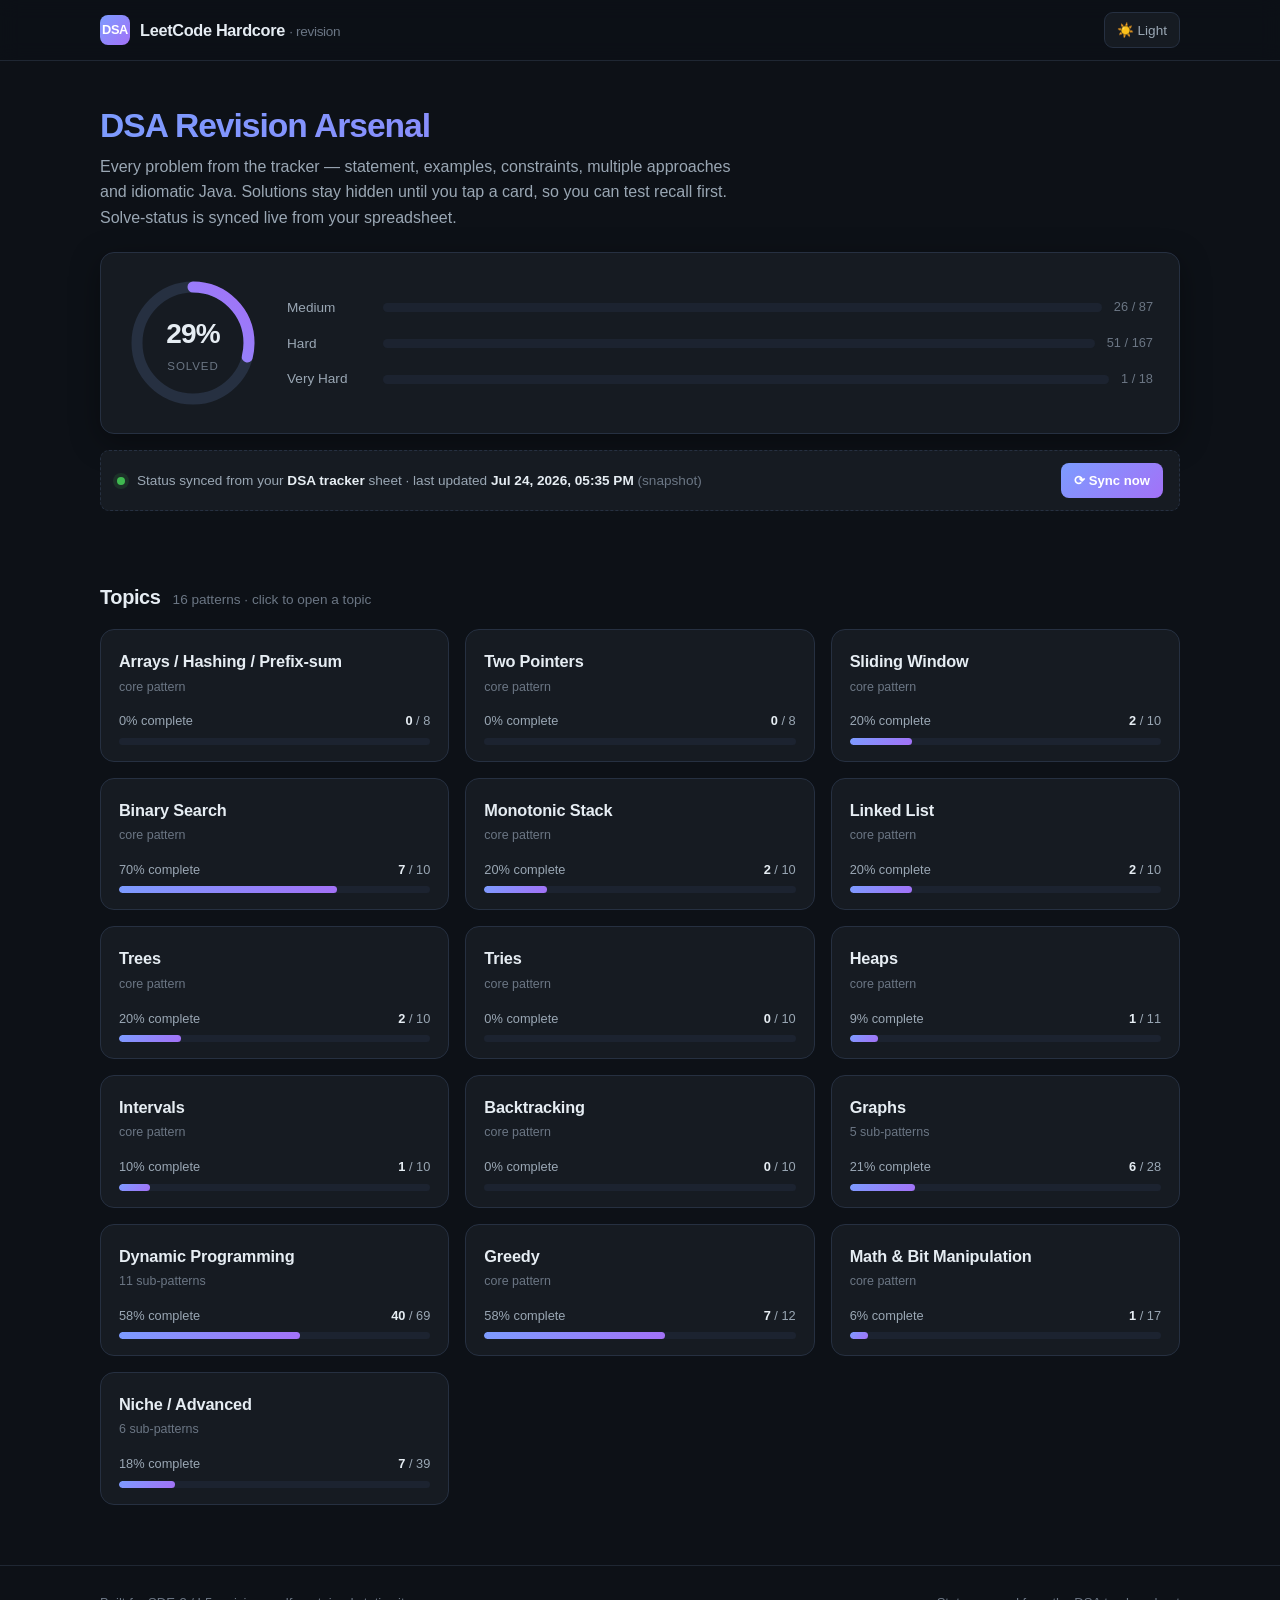
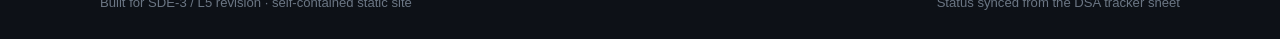
<file: docs/index.html>
<!doctype html>
<html lang="en" data-theme="dark">
<head>
  <meta charset="utf-8" />
  <meta name="viewport" content="width=device-width, initial-scale=1" />
  <title>DSA Revision · LeetCode Hardcore</title>
  <meta name="description" content="Topic-organized LeetCode revision: statements, examples, constraints, multiple approaches and Java code — status synced from the DSA tracker." />
  <link rel="stylesheet" href="assets/style.css" />
  <link rel="icon" href="data:image/svg+xml,<svg xmlns='http://www.w3.org/2000/svg' viewBox='0 0 100 100'><text y='.9em' font-size='90'>⚔️</text></svg>" />
</head>
<body data-page="index">
  <header class="topbar">
    <div class="wrap">
      <div class="brand">
        <span class="logo">DSA</span>
        <span>LeetCode Hardcore <small>· revision</small></span>
      </div>
      <span class="spacer"></span>
      <button id="themeBtn" class="iconbtn">🌙 Dark</button>
    </div>
  </header>

  <main id="main" class="wrap">
    <section class="hero">
      <h1>DSA Revision Arsenal</h1>
      <p>Every problem from the tracker — statement, examples, constraints, multiple
         approaches and idiomatic Java. Solutions stay hidden until you tap a card, so you
         can test recall first. Solve-status is synced live from your spreadsheet.</p>

      <div class="dash">
        <div class="ring" id="ring"></div>
        <div class="diffbars" id="diffbars"></div>
      </div>

      <div class="sync" id="syncBanner"></div>
    </section>

    <div class="section-h">
      <h2>Topics</h2>
      <span class="muted">16 patterns · click to open a topic</span>
    </div>
    <div class="grid" id="topicGrid"></div>
  </main>

  <footer>
    <div class="wrap">
      <span>Built for SDE-3 / L5 revision · self-contained static site</span>
      <span>Status synced from the DSA tracker sheet</span>
    </div>
  </footer>

  <script src="assets/marked.min.js"></script>
  <script src="assets/app.js"></script>
</body>
</html>
</file>
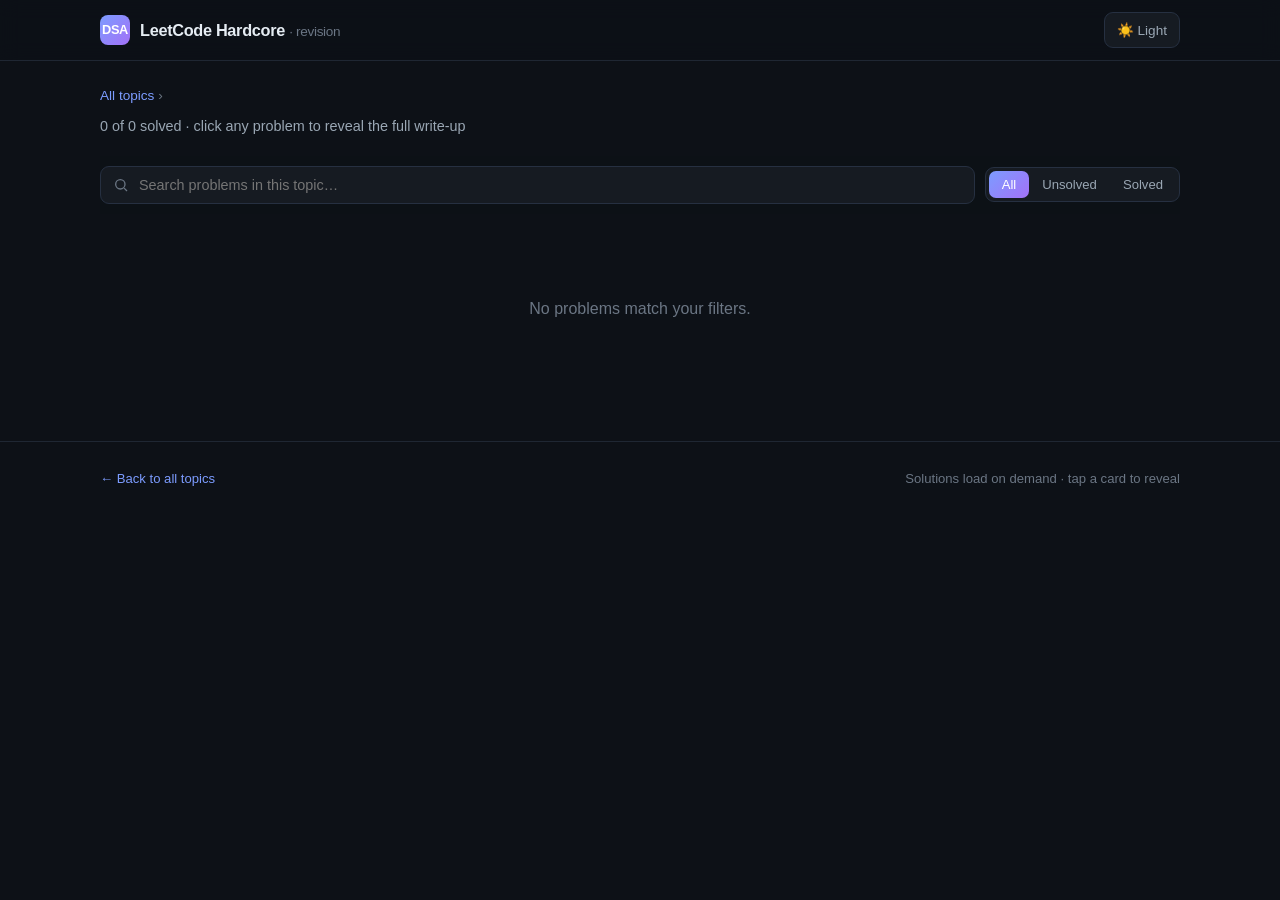
<file: docs/topic.html>
<!doctype html>
<html lang="en" data-theme="dark">
<head>
  <meta charset="utf-8" />
  <meta name="viewport" content="width=device-width, initial-scale=1" />
  <title>Topic · DSA Revision</title>
  <link rel="stylesheet" href="assets/style.css" />
  <link rel="icon" href="data:image/svg+xml,<svg xmlns='http://www.w3.org/2000/svg' viewBox='0 0 100 100'><text y='.9em' font-size='90'>⚔️</text></svg>" />
</head>
<body data-page="topic">
  <header class="topbar">
    <div class="wrap">
      <div class="brand">
        <a class="logo" href="index.html" style="text-decoration:none">DSA</a>
        <a href="index.html" style="color:inherit;text-decoration:none">LeetCode Hardcore <small>· revision</small></a>
      </div>
      <span class="spacer"></span>
      <button id="themeBtn" class="iconbtn">🌙 Dark</button>
    </div>
  </header>

  <main id="main" class="wrap">
    <div id="topicHead" class="topic-head"></div>

    <div class="controls">
      <label class="search">
        <svg width="16" height="16" viewBox="0 0 24 24" fill="none" stroke="currentColor" stroke-width="2"><circle cx="11" cy="11" r="7"/><path d="M21 21l-4.3-4.3"/></svg>
        <input id="searchInput" type="text" placeholder="Search problems in this topic…" />
      </label>
      <div class="segz" id="seg">
        <button data-f="all" class="active">All</button>
        <button data-f="unsolved">Unsolved</button>
        <button data-f="solved">Solved</button>
      </div>
    </div>

    <div id="plist"></div>
  </main>

  <footer>
    <div class="wrap">
      <span><a href="index.html">← Back to all topics</a></span>
      <span>Solutions load on demand · tap a card to reveal</span>
    </div>
  </footer>

  <script src="assets/marked.min.js"></script>
  <script src="assets/app.js"></script>
</body>
</html>
</file>
<file: docs/assets/style.css>
/* ============================================================
   DSA Revision — LeetCode Hardcore
   Design tokens (light + dark, theme-toggle aware)
   ============================================================ */
:root {
  --bg: #0d1117;
  --bg-elev: #161b22;
  --bg-elev-2: #1c2330;
  --border: #263041;
  --border-soft: #1f2733;
  --text: #e6edf3;
  --text-dim: #9aa7b4;
  --text-faint: #6b7684;
  --accent: #7c9cff;
  --accent-2: #a371f7;
  --accent-grad: linear-gradient(135deg, #7c9cff 0%, #a371f7 100%);
  --ok: #3fb950;
  --ok-soft: rgba(63, 185, 80, 0.14);
  --medium: #d9a441;
  --hard: #f0883e;
  --veryhard: #f85149;
  --shadow: 0 8px 30px rgba(0, 0, 0, 0.35);
  --radius: 14px;
  --radius-sm: 9px;
  --maxw: 1120px;
  --mono: ui-monospace, SFMono-Regular, "SF Mono", Menlo, Consolas, monospace;
  --sans: -apple-system, BlinkMacSystemFont, "Segoe UI", Roboto, Helvetica, Arial, sans-serif;
}
:root[data-theme="light"] {
  --bg: #f6f8fb;
  --bg-elev: #ffffff;
  --bg-elev-2: #f0f3f8;
  --border: #d7dee8;
  --border-soft: #e6ebf2;
  --text: #16202c;
  --text-dim: #566575;
  --text-faint: #8592a0;
  --accent: #4b63d6;
  --accent-2: #8a54d6;
  --shadow: 0 8px 30px rgba(30, 50, 90, 0.10);
  --ok-soft: rgba(45, 164, 78, 0.12);
}

* { box-sizing: border-box; }
html { scroll-behavior: smooth; }
body {
  margin: 0;
  background: var(--bg);
  color: var(--text);
  font-family: var(--sans);
  line-height: 1.6;
  -webkit-font-smoothing: antialiased;
}
a { color: var(--accent); text-decoration: none; }
a:hover { text-decoration: underline; }

.wrap { max-width: var(--maxw); margin: 0 auto; padding: 0 20px; }

/* ---------- Top bar ---------- */
.topbar {
  position: sticky; top: 0; z-index: 20;
  backdrop-filter: saturate(140%) blur(10px);
  background: color-mix(in srgb, var(--bg) 82%, transparent);
  border-bottom: 1px solid var(--border-soft);
}
.topbar .wrap { display: flex; align-items: center; gap: 16px; height: 60px; }
.brand { display: flex; align-items: center; gap: 10px; font-weight: 700; letter-spacing: -0.02em; font-size: 1.02rem; }
.brand .logo {
  width: 30px; height: 30px; border-radius: 8px; background: var(--accent-grad);
  display: grid; place-items: center; color: #fff; font-weight: 800; font-size: 0.8rem;
}
.brand small { color: var(--text-faint); font-weight: 500; }
.topbar .spacer { flex: 1; }
.iconbtn {
  border: 1px solid var(--border); background: var(--bg-elev); color: var(--text-dim);
  height: 36px; padding: 0 12px; border-radius: 9px; cursor: pointer; font-size: 0.85rem;
  display: inline-flex; align-items: center; gap: 7px; transition: 0.15s;
}
.iconbtn:hover { color: var(--text); border-color: var(--accent); }

/* ---------- Hero ---------- */
.hero { padding: 46px 0 30px; }
.hero h1 {
  margin: 0 0 8px; font-size: 2.1rem; letter-spacing: -0.03em; line-height: 1.15;
  background: var(--accent-grad); -webkit-background-clip: text; background-clip: text; color: transparent;
}
.hero p { margin: 0; color: var(--text-dim); max-width: 640px; }

/* ---------- Progress dashboard ---------- */
.dash {
  display: grid; grid-template-columns: auto 1fr; gap: 28px; align-items: center;
  background: var(--bg-elev); border: 1px solid var(--border); border-radius: var(--radius);
  padding: 24px 26px; box-shadow: var(--shadow); margin-top: 22px;
}
.ring { position: relative; width: 132px; height: 132px; }
.ring svg { transform: rotate(-90deg); }
.ring .track { stroke: var(--border); }
.ring .bar { stroke: url(#grad); stroke-linecap: round; transition: stroke-dashoffset 1s ease; }
.ring .center { position: absolute; inset: 0; display: grid; place-content: center; text-align: center; }
.ring .center .pct { font-size: 1.75rem; font-weight: 800; letter-spacing: -0.03em; }
.ring .center .lbl { font-size: 0.72rem; color: var(--text-faint); text-transform: uppercase; letter-spacing: 0.08em; }
.diffbars { display: grid; gap: 14px; }
.diffrow { display: grid; grid-template-columns: 84px 1fr auto; gap: 12px; align-items: center; font-size: 0.85rem; }
.diffrow .name { color: var(--text-dim); }
.bar-outer { height: 9px; border-radius: 99px; background: var(--bg-elev-2); overflow: hidden; }
.bar-inner { height: 100%; border-radius: 99px; transition: width 0.9s ease; }
.bar-inner.medium { background: var(--medium); }
.bar-inner.hard { background: var(--hard); }
.bar-inner.veryhard { background: var(--veryhard); }
.diffrow .val { color: var(--text-faint); font-variant-numeric: tabular-nums; font-size: 0.8rem; }

/* ---------- Sync banner ---------- */
.sync {
  display: flex; align-items: center; gap: 12px; flex-wrap: wrap;
  margin-top: 16px; padding: 12px 16px; border-radius: var(--radius-sm);
  background: var(--bg-elev); border: 1px dashed var(--border); font-size: 0.85rem; color: var(--text-dim);
}
.sync .dot { width: 8px; height: 8px; border-radius: 99px; background: var(--ok); box-shadow: 0 0 0 4px var(--ok-soft); }
.sync b { color: var(--text); font-weight: 600; }
.sync a.btn { margin-left: auto; }
.btn {
  display: inline-flex; align-items: center; gap: 7px; padding: 7px 13px; border-radius: 8px;
  background: var(--accent-grad); color: #fff !important; font-weight: 600; font-size: 0.82rem; border: 0; cursor: pointer;
}
.btn:hover { text-decoration: none; filter: brightness(1.07); }
.btn.ghost { background: transparent; color: var(--accent) !important; border: 1px solid var(--border); }

/* ---------- Section heading ---------- */
.section-h { display: flex; align-items: baseline; gap: 12px; margin: 40px 0 16px; }
.section-h h2 { margin: 0; font-size: 1.25rem; letter-spacing: -0.02em; }
.section-h .muted { color: var(--text-faint); font-size: 0.85rem; }

/* ---------- Topic grid ---------- */
.grid { display: grid; grid-template-columns: repeat(auto-fill, minmax(268px, 1fr)); gap: 16px; }
.card {
  display: block; background: var(--bg-elev); border: 1px solid var(--border); border-radius: var(--radius);
  padding: 18px 18px 16px; transition: 0.16s; position: relative; overflow: hidden;
}
.card:hover { text-decoration: none; border-color: var(--accent); transform: translateY(-2px); box-shadow: var(--shadow); }
.card::before { content: ""; position: absolute; left: 0; top: 0; bottom: 0; width: 3px; background: var(--accent-grad); opacity: 0; transition: 0.16s; }
.card:hover::before { opacity: 1; }
.card .t-name { font-weight: 700; font-size: 1.02rem; letter-spacing: -0.01em; color: var(--text); }
.card .t-sub { color: var(--text-faint); font-size: 0.78rem; margin-top: 3px; }
.card .t-meter { margin-top: 14px; }
.card .t-count { display: flex; justify-content: space-between; font-size: 0.8rem; color: var(--text-dim); margin-bottom: 6px; }
.card .t-count b { color: var(--text); }
.mini-bar { height: 7px; border-radius: 99px; background: var(--bg-elev-2); overflow: hidden; }
.mini-bar > span { display: block; height: 100%; border-radius: 99px; background: var(--accent-grad); transition: width 0.9s ease; }

/* ---------- Topic page ---------- */
.crumbs { margin: 24px 0 8px; font-size: 0.85rem; color: var(--text-faint); }
.topic-head { display: flex; align-items: flex-end; justify-content: space-between; gap: 16px; flex-wrap: wrap; margin-bottom: 18px; }
.topic-head h1 { margin: 0; font-size: 1.7rem; letter-spacing: -0.03em; }
.topic-head .sub { color: var(--text-dim); font-size: 0.9rem; }

.controls { display: flex; gap: 10px; flex-wrap: wrap; align-items: center; margin: 6px 0 22px; position: sticky; top: 60px; z-index: 10;
  background: color-mix(in srgb, var(--bg) 90%, transparent); padding: 10px 0; }
.search {
  flex: 1; min-width: 200px; display: flex; align-items: center; gap: 8px;
  background: var(--bg-elev); border: 1px solid var(--border); border-radius: 9px; padding: 0 12px; height: 38px;
}
.search input { border: 0; background: transparent; color: var(--text); font-size: 0.9rem; width: 100%; outline: none; }
.search svg { color: var(--text-faint); flex: none; }
.segz { display: inline-flex; background: var(--bg-elev); border: 1px solid var(--border); border-radius: 9px; padding: 3px; }
.segz button {
  border: 0; background: transparent; color: var(--text-dim); padding: 6px 13px; border-radius: 7px;
  font-size: 0.82rem; cursor: pointer; transition: 0.14s;
}
.segz button.active { background: var(--accent-grad); color: #fff; }

.subgroup-h { margin: 26px 0 10px; font-size: 0.78rem; text-transform: uppercase; letter-spacing: 0.1em; color: var(--text-faint); font-weight: 700; }

/* ---------- Problem card (collapsible) ---------- */
.plist { display: grid; gap: 10px; }
.pcard { background: var(--bg-elev); border: 1px solid var(--border); border-radius: var(--radius-sm); overflow: hidden; transition: 0.14s; }
.pcard[open] { border-color: var(--accent); box-shadow: var(--shadow); }
.pcard > summary {
  list-style: none; cursor: pointer; padding: 14px 16px; display: flex; align-items: center; gap: 13px; user-select: none;
}
.pcard > summary::-webkit-details-marker { display: none; }
.pcard > summary:hover { background: var(--bg-elev-2); }
.chev { flex: none; color: var(--text-faint); transition: transform 0.2s; }
.pcard[open] .chev { transform: rotate(90deg); }
.p-check {
  flex: none; width: 22px; height: 22px; border-radius: 7px; display: grid; place-items: center;
  border: 1.5px solid var(--border); color: transparent; font-size: 0.7rem;
}
.pcard.solved .p-check { background: var(--ok-soft); border-color: var(--ok); color: var(--ok); }
.p-title { flex: 1; font-weight: 600; letter-spacing: -0.01em; }
.pcard.solved .p-title { color: var(--text-dim); }
.badge { flex: none; font-size: 0.68rem; font-weight: 700; padding: 3px 9px; border-radius: 99px; text-transform: uppercase; letter-spacing: 0.04em; }
.badge.medium { color: var(--medium); background: color-mix(in srgb, var(--medium) 16%, transparent); }
.badge.hard { color: var(--hard); background: color-mix(in srgb, var(--hard) 16%, transparent); }
.badge.veryhard { color: var(--veryhard); background: color-mix(in srgb, var(--veryhard) 16%, transparent); }
.p-note { flex: none; font-size: 0.7rem; color: var(--text-faint); font-style: italic; }
.locktag { flex: none; font-size: 0.66rem; color: var(--text-faint); border: 1px solid var(--border); border-radius: 99px; padding: 2px 8px; }

.p-body { border-top: 1px solid var(--border-soft); padding: 4px 20px 20px; }
.p-body .loading { color: var(--text-faint); padding: 18px 0; font-size: 0.88rem; }
.p-body .missing { color: var(--text-faint); padding: 16px; text-align: center; background: var(--bg-elev-2); border-radius: 9px; margin-top: 14px; font-size: 0.88rem; }

/* ---------- Rendered markdown ---------- */
.md h1, .md h2, .md h3 { letter-spacing: -0.02em; line-height: 1.3; }
.md h1 { font-size: 1.4rem; margin: 18px 0 10px; }
.md h2 { font-size: 1.12rem; margin: 22px 0 8px; padding-bottom: 6px; border-bottom: 1px solid var(--border-soft); }
.md h3 { font-size: 0.98rem; margin: 16px 0 6px; color: var(--accent); }
.md p, .md li { color: var(--text); }
.md code { font-family: var(--mono); font-size: 0.86em; background: var(--bg-elev-2); padding: 2px 6px; border-radius: 5px; }
.md pre { background: #0b1020; border: 1px solid var(--border); border-radius: 10px; padding: 14px 16px; overflow-x: auto; }
:root[data-theme="light"] .md pre { background: #0d1424; }
.md pre code { background: transparent; padding: 0; color: #e6edf3; font-size: 0.82rem; line-height: 1.6; display: block; }
.md table { border-collapse: collapse; width: 100%; margin: 12px 0; font-size: 0.86rem; display: block; overflow-x: auto; }
.md th, .md td { border: 1px solid var(--border); padding: 7px 11px; text-align: left; }
.md th { background: var(--bg-elev-2); }
.md blockquote { margin: 12px 0; padding: 8px 14px; border-left: 3px solid var(--accent); background: var(--bg-elev-2); border-radius: 0 8px 8px 0; color: var(--text-dim); }
.md hr { border: 0; border-top: 1px solid var(--border-soft); margin: 20px 0; }
.md a[href^="http"]::after { content: " ↗"; color: var(--text-faint); font-size: 0.8em; }

/* ---------- Empty / footer ---------- */
.empty { text-align: center; color: var(--text-faint); padding: 60px 0; }
footer { border-top: 1px solid var(--border-soft); margin-top: 60px; padding: 26px 0; color: var(--text-faint); font-size: 0.82rem; }
footer .wrap { display: flex; justify-content: space-between; flex-wrap: wrap; gap: 10px; }

@media (max-width: 640px) {
  .dash { grid-template-columns: 1fr; justify-items: center; text-align: center; }
  .diffbars { width: 100%; }
  .hero h1 { font-size: 1.6rem; }
  .controls { position: static; }
}
</file>
